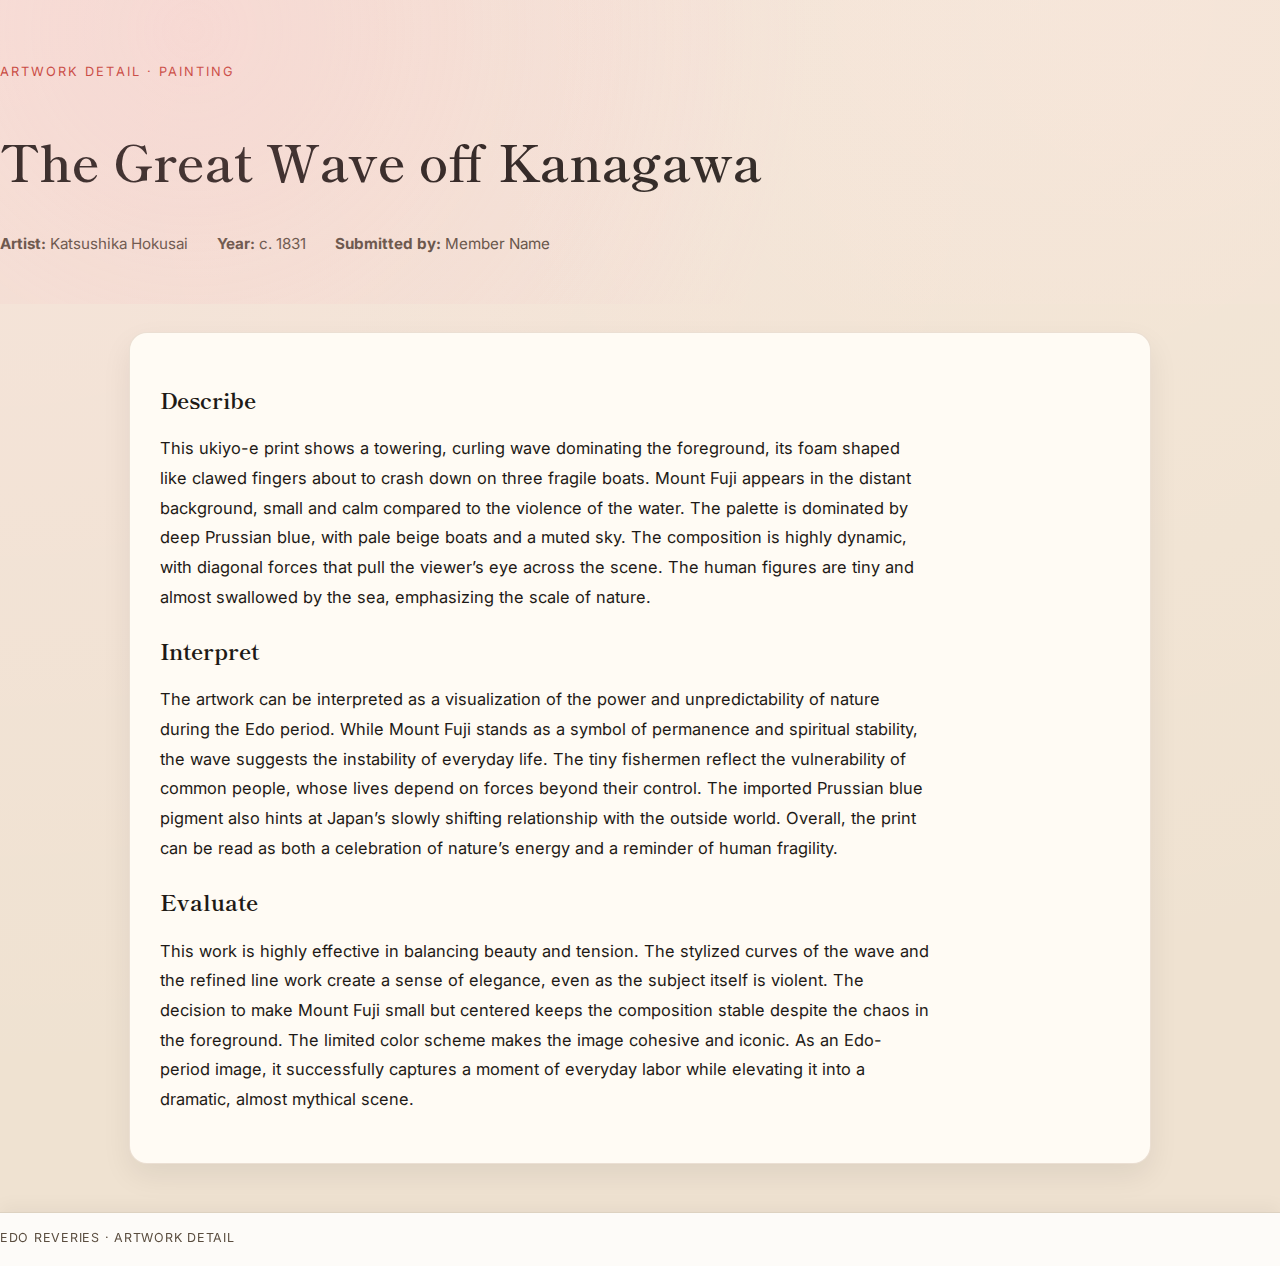
<file: artwork-hokusai.html>
<!DOCTYPE html>
<html lang="en">
<head>
  <meta charset="UTF-8">
  <title>The Great Wave off Kanagawa – Edo Reveries</title>
  <meta name="viewport" content="width=device-width, initial-scale=1">

  <link rel="preconnect" href="https://fonts.googleapis.com">
  <link rel="preconnect" href="https://fonts.gstatic.com" crossorigin>
  <link href="https://fonts.googleapis.com/css2?family=Shippori+Mincho:wght@500;700&family=Inter:wght@300;400;500;600&display=swap" rel="stylesheet">

  <link rel="stylesheet" href="styles.css">
</head>
<body class="detail-page">

  <header class="hero detail-hero">
    <div class="container">
      <div class="top-nav">
        <a href="index.html" class="nav-link">← Back to exhibition</a>
      </div>

      <p class="eyebrow">Artwork Detail · Painting</p>
      <h1>The Great Wave off Kanagawa</h1>

      <div class="detail-meta">
        <p><strong>Artist:</strong> Katsushika Hokusai</p>
        <p><strong>Year:</strong> c. 1831</p>
        <p><strong>Submitted by:</strong> Member Name</p>
      </div>
    </div>
  </header>

  <main>
    <div class="container">

      <!-- Later this could be an <img> from Firebase Storage -->
      <!-- <figure class="artwork-figure">
        <img src="images/hokusai-wave.jpg" alt="The Great Wave off Kanagawa">
        <figcaption>Example caption about the image source.</figcaption>
      </figure> -->

      <article class="card detail-card">
        <div class="artwork-body">
          <section>
            <h2>Describe</h2>
            <p>
              This ukiyo-e print shows a towering, curling wave dominating the foreground, its foam shaped
              like clawed fingers about to crash down on three fragile boats. Mount Fuji appears in the
              distant background, small and calm compared to the violence of the water. The palette is
              dominated by deep Prussian blue, with pale beige boats and a muted sky. The composition is
              highly dynamic, with diagonal forces that pull the viewer’s eye across the scene. The human
              figures are tiny and almost swallowed by the sea, emphasizing the scale of nature.
            </p>
          </section>

          <section>
            <h2>Interpret</h2>
            <p>
              The artwork can be interpreted as a visualization of the power and unpredictability of nature
              during the Edo period. While Mount Fuji stands as a symbol of permanence and spiritual stability,
              the wave suggests the instability of everyday life. The tiny fishermen reflect the vulnerability
              of common people, whose lives depend on forces beyond their control. The imported Prussian blue
              pigment also hints at Japan’s slowly shifting relationship with the outside world. Overall, the
              print can be read as both a celebration of nature’s energy and a reminder of human fragility.
            </p>
          </section>

          <section>
            <h2>Evaluate</h2>
            <p>
              This work is highly effective in balancing beauty and tension. The stylized curves of the wave and
              the refined line work create a sense of elegance, even as the subject itself is violent. The decision
              to make Mount Fuji small but centered keeps the composition stable despite the chaos in the
              foreground. The limited color scheme makes the image cohesive and iconic. As an Edo-period image,
              it successfully captures a moment of everyday labor while elevating it into a dramatic, almost
              mythical scene.
            </p>
          </section>
        </div>
      </article>

    </div>
  </main>

  <footer class="site-footer">
    <div class="container">
      <p>Edo Reveries · Artwork Detail</p>
    </div>
  </footer>

</body>
</html>
</file>
<file: styles.css>
/* ----------------------------------------------------
   Edo Reveries · Hybrid Modern + Traditional Theme
   Bootstrap-friendly · Wide spacing · Text-only cards
---------------------------------------------------- */

/* -------------------- ROOT -------------------- */
:root {
  --bg-body: #EFE2D1;
  --bg-card: #FFFFFF;
  --ink: #1E1A16; 
  --muted: #5A4D3F;

  --accent: #C0372C;                 /* vermilion */
  --accent-soft: rgba(192,55,44,0.16);

  --border-soft: #C8B7A2;
  --shadow-soft: 0 14px 30px rgba(0,0,0,0.12);

  --radius-lg: 20px;
  --radius-md: 12px;

  --anim-fast: .25s;
  --anim-medium: .5s;

  --edo-paper: #FFFBF4;
  --edo-text-main: var(--ink);
  --edo-text-muted: var(--muted);
}

/* -------------------- GLOBAL -------------------- */
html, body {
  margin: 0;
  padding: 0;
}

body {
  background:
    radial-gradient(circle at top left, rgba(255, 230, 230, .45) 0, transparent 60%),
    radial-gradient(circle at 80% 0, rgba(255, 240, 230, .35) 0, transparent 60%),
    var(--bg-body);
  font-family: "Inter", system-ui, -apple-system, BlinkMacSystemFont, sans-serif;
  color: var(--ink);
  font-size: 18px;
  line-height: 1.7;
}

/* utility */
.visually-hidden {
  position: absolute;
  width: 1px;
  height: 1px;
  padding: 0;
  margin: 0;
  border: 0;
  clip: rect(0 0 0 0);
  overflow: hidden;
}

/* -------------------- ANIMATIONS -------------------- */
.fade-in {
  opacity: 0;
  transform: translateY(16px);
  transition:
    opacity var(--anim-medium) ease,
    transform var(--anim-medium) ease;
}

.fade-in.in-view {
  opacity: 1;
  transform: translateY(0);
}

/* -------------------- HERO -------------------- */
.hero {
  padding: 3rem 0 2.5rem;
  position: relative;
  overflow: hidden;
}

.hero::before {
  content: "";
  position: absolute;
  inset: 0;
  background-image:
    radial-gradient(circle at 15% 10%, rgba(255,182,193,0.28) 0, transparent 55%),
    radial-gradient(circle at 90% 0%, rgba(255,228,225,0.30) 0, transparent 60%);
  opacity: .8;
  pointer-events: none;
}

.hero-inner {
  position: relative;
  z-index: 1;
}

.hero h1 {
  font-family: "Shippori Mincho", "Times New Roman", serif;
  font-size: clamp(2.4rem, 4vw, 3.1rem);
  font-weight: 600;
  margin-bottom: .75rem;
}

.eyebrow {
  text-transform: uppercase;
  letter-spacing: .16em;
  font-size: .8rem;
  color: var(--accent);
}

.hero-text {
  max-width: 720px;
  color: var(--muted);
  font-size: 1.05rem;
}

.members {
  font-size: .95rem;
  color: var(--muted);
  margin-top: .5rem;
}

.members span {
  color: var(--accent);
}

/* -------------------- TOP NAV -------------------- */
.top-nav {
  font-size: .85rem;
  color: var(--muted);
}

.nav-left-label {
  letter-spacing: .16em;
  font-size: .75rem;
  text-transform: uppercase;
}

.nav-link {
  color: var(--accent);
  text-decoration: none;
  font-weight: 500;
  display: none;
}

.nav-link:hover {
  text-decoration: underline;
}

/* -------- Project intro block -------- */
.project-intro {
  max-width: 780px;
  margin: 2.4rem auto 1.8rem;
  padding: 0; /* container controlled by children */
}

/* Toggle header */
.intro-toggle {
  width: 100%;
  background: var(--edo-paper);
  border: 1px solid rgba(145, 100, 61, 0.18);
  border-radius: 18px;
  padding: 1rem 1.3rem;
  font-size: 1.25rem;
  font-family: "Shippori Mincho", serif;
  text-align: left;
  display: flex;
  justify-content: space-between;
  align-items: center;
  cursor: pointer;
  box-shadow: 0 10px 24px rgba(0,0,0,0.06);
  transition: background 0.25s ease, transform 0.15s ease;
}

.intro-toggle:hover {
  background: #fff8f1;
  transform: translateY(-2px);
}

.chevron {
  transition: transform 0.3s ease;
}

/* Collapsible area */
.intro-content {
  overflow: hidden;
  max-height: 0;
  opacity: 0;
  padding: 0 1.3rem;
  transition: max-height 0.4s ease, opacity 0.35s ease;
  background: var(--edo-paper);
  border: 1px solid rgba(145,100,61,0.12);
  border-top: none;
  border-radius: 0 0 18px 18px;
}

.intro-content.open {
  max-height: 1000px; /* enough for 2 paragraphs */
  opacity: 1;
  padding: 1.3rem 1.3rem 1.6rem;
}

/* Text */
.project-intro-text {
  font-size: 1.1rem;
  line-height: 1.8;
  color: var(--edo-text-muted);
  margin-bottom: 1.2rem;
}

.intro-toggle.active .chevron {
  transform: rotate(-180deg);
}

/* tighten spacing on smaller screens */
@media (max-width: 768px) {
  .project-intro {
    margin: 1.8rem auto 1.4rem;
    padding: 1.3rem 1.2rem 1.5rem;
  }
}

/* -------------------- FILTERS -------------------- */
.filters {
  margin-top: 2rem;
  margin-bottom: .75rem;
}

.filter-buttons {
  display: inline-flex;
  gap: .25rem;
  padding: .3rem;
  border-radius: 999px;
  background: rgba(255,255,255,0.8);
  border: 1px solid var(--border-soft);
  box-shadow: 0 8px 18px rgba(0,0,0,0.06);
}

.filter-btn {
  border: none;
  background: transparent;
  border-radius: 999px;
  padding: .4rem 1.1rem;
  font-size: .9rem;
  cursor: pointer;
  color: var(--muted);
  transition: background var(--anim-fast), color var(--anim-fast), transform var(--anim-fast);
}

.filter-btn.active {
  background: var(--accent-soft);
  color: var(--accent);
  transform: translateY(-1px);
}

/* -------------------- SECTION TITLE -------------------- */
.section-title {
  font-family: "Shippori Mincho", "Times New Roman", serif;
  font-size: 1.5rem;
  margin-bottom: .3rem;
  display: inline-flex;
  align-items: center;
  gap: .35rem;
}

.section-title::before {
  content: "〰";
  font-size: 1.2rem;
  transform: translateY(-2px);
}

.section-subtext {
  font-size: .95rem;
  color: var(--muted);
}

/* -------------------- GALLERY ROW -------------------- */
.gallery-row {
  margin-top: 1.5rem;
  margin-bottom: 2.8rem;
}

/* -------------------- ART CARDS (Card A style) -------------------- */
.art-card {
  background: var(--bg-card);
  border-radius: var(--radius-lg);
  border: 1px solid var(--border-soft);
  box-shadow: var(--shadow-soft);
  padding: 1.3rem 1.4rem;
  display: grid;
  grid-template-columns: minmax(0, 160px) minmax(0, 1fr);
  gap: 1.1rem;
  position: relative;
  overflow: hidden;
  transition: transform .18s ease, box-shadow .18s ease, border-color .18s ease;
  cursor: pointer;
}

.art-card-image {
  border-radius: 16px;
  overflow: hidden;
  background: #f3e7d8;
  align-self: stretch;
}

.art-card-image img {
  width: 100%;
  height: 100%;
  object-fit: cover;
  transform: scale(1.02);
  transition: transform .3s ease;
}

.art-card:hover .art-card-image img {
  transform: scale(1.06);
}

/* subtle vertical strip on the left */
.art-card::before {
  content: "";
  position: absolute;
  left: 0;
  top: 14px;
  bottom: 14px;
  width: 5px;
  border-radius: 0 999px 999px 0;
  background: linear-gradient(to bottom, #E1D3C1, #C6B59F);
  opacity: .9;
}

.art-card:hover {
  transform: translateY(-4px);
  box-shadow: 0 18px 34px rgba(0,0,0,0.18);
  border-color: #b79f84; /* slightly darker border for contrast */
}

.art-card-body {
  display: flex;
  flex-direction: column;
  justify-content: space-between;
  gap: 0.55rem;
}

/* header area */
.art-card-header {
  padding-left: .3rem; /* avoid overlapping the strip */
}

/* type pill */
.art-type-pill {
  display: inline-flex;
  align-items: center;
  font-size: .7rem;
  text-transform: uppercase;
  letter-spacing: .12em;
  padding: .28rem .7rem;
  border-radius: 999px;
  background: #EFE1D0;
  color: #5C4B3B;
  margin-bottom: .35rem;
}

.art-type-pill[data-type="painting"] {
  background: rgba(29, 53, 87, 0.12);
}

.art-type-pill[data-type="sculpture"] {
  background: rgba(216, 162, 74, 0.16);
}

.art-type-pill[data-type="architecture"] {
  background: rgba(192, 71, 61, 0.14);
}

.art-title {
  font-family: "Shippori Mincho", "Times New Roman", serif;
  font-size: 1.25rem;
  margin: 0;
}

.art-meta {
  font-size: .95rem;
  color: var(--muted);
}

.art-member {
  font-size: .9rem;
  color: #8C7A64;
  margin-top: .2rem;
}

/* snippet + link */
.card-snippet {
  margin: .4rem 0 .25rem;
  font-size: .95rem;
}

.text-link {
  font-size: .92rem;
  color: var(--accent);
  text-decoration: none;
  font-weight: 500;
}

.text-link:hover {
  text-decoration: underline;
}

/* -------------------- DETAIL PAGE -------------------- */
body.detail-page {
  background:
    radial-gradient(circle at top left, rgba(255, 230, 230, .45) 0, transparent 60%),
    radial-gradient(circle at 80% 0, rgba(255, 240, 230, .35) 0, transparent 60%),
    var(--bg-body) !important;
}

.detail-hero {
  padding-bottom: 2rem;
}

.detail-page .hero h1 {
  font-size: clamp(2.5rem, 4.3vw, 3.2rem);
}

.detail-meta {
  display: flex;
  flex-wrap: wrap;
  gap: .6rem 1.8rem;
  font-size: .95rem;
  color: var(--muted);
  margin-top: .6rem;
}

.detail-card {
  margin-top: 2.2rem;
}

.artwork-body {
  max-width: 70ch;
}

.artwork-body h2 {
  font-family: "Shippori Mincho", "Times New Roman", serif;
  font-size: 1.4rem;
  margin-bottom: .35rem;
}

.artwork-body p {
  font-size: 1.03rem;
  line-height: 1.8;
}

/* artwork image */
.artwork-figure {
  margin: 1.8rem auto 0;
  max-width: 720px;
  text-align: center;
}

.artwork-figure img {
  width: 100%;
  border-radius: var(--radius-md);
  border: 1px solid var(--border-soft);
  box-shadow: 0 10px 26px rgba(0,0,0,0.15);
}

/* -------------------- SUBMIT PAGE -------------------- */
form label {
  font-size: .9rem;
  color: #7B6A58;
  font-weight: 500;
}

input[type="text"],
input[type="password"],
input[type="file"],
select,
textarea {
  border-radius: var(--radius-md) !important;
  border: 1px solid var(--border-soft) !important;
  font-size: .95rem;
  padding: .6rem .8rem;
}

input:focus,
select:focus,
textarea:focus {
  border-color: var(--accent) !important;
  box-shadow: 0 0 0 3px rgba(192,71,61,0.18) !important;
  outline: none;
}

/* main CTA buttons */
.primary-btn,
button.primary-btn {
  background: linear-gradient(135deg, #D8A24A, #C88737);
  border: none;
  color: #3D250A;
  padding: .65rem 1.5rem;
  border-radius: 999px;
  font-size: .98rem;
  font-weight: 600;
  cursor: pointer;
  transition: transform var(--anim-fast), box-shadow var(--anim-fast), filter var(--anim-fast);
}

.primary-btn:hover {
  filter: brightness(1.05);
  transform: translateY(-1px);
  box-shadow: 0 12px 22px rgba(0,0,0,0.15);
}

.form-status {
  font-size: .88rem;
  color: var(--muted);
}

/* ------------------------------
   Submission portal cards & forms
   (submit.html)
   ------------------------------ */

.card {
  max-width: 960px;
  margin: 1.75rem auto 2.4rem;
  padding: 1.75rem 1.9rem 2rem;
  border-radius: 18px;
  background: var(--edo-paper);
  border: 1px solid rgba(145, 100, 61, 0.18);
  box-shadow: 0 12px 30px rgba(0, 0, 0, 0.07);
}

/* header row inside each card */
.section-header {
  display: flex;
  align-items: flex-start;
  justify-content: space-between;
  gap: 1.25rem;
  margin-bottom: 1.1rem;
}

.section-header h2 {
  font-family: "Shippori Mincho", "Times New Roman", serif;
  font-size: 1.3rem;
  margin: 0;
}

.section-subtext {
  font-size: 0.9rem;
  color: var(--edo-text-muted);
  margin: 0.25rem 0 0;
}

/* pill labels (Members only / Admin tools) */
.badge {
  align-self: flex-start;
  font-size: 0.72rem;
  letter-spacing: 0.14em;
  text-transform: uppercase;
  padding: 0.35rem 0.9rem;
  border-radius: 999px;
  background: rgba(192, 71, 61, 0.10);
  color: #b04432;
  border: 1px solid rgba(192, 71, 61, 0.30);
}

/* grid for top row of fields */
.form-grid {
  display: grid;
  grid-template-columns: repeat(auto-fit, minmax(220px, 1fr));
  gap: 1rem 1.35rem;
  margin-bottom: 0.8rem;
}

.form-group {
  margin-bottom: 0.95rem;
}

.form-group label {
  display: block;
  margin-bottom: 0.25rem;
  font-size: 0.86rem;
  color: #7c6551;
}

/* inputs / selects / textareas */
input[type="text"],
input[type="password"],
select,
textarea,
input[type="file"] {
  width: 100%;
  padding: 0.6rem 0.7rem;
  border-radius: 10px;
  border: 1px solid rgba(145, 100, 61, 0.28);
  background: #ffffff;
  font: 0.92rem/1.45 "Inter", system-ui, -apple-system, BlinkMacSystemFont, sans-serif;
  color: var(--edo-text-main);
  outline: none;
  transition: border-color 0.15s ease, box-shadow 0.15s ease, background-color 0.15s ease;
}

input::placeholder,
textarea::placeholder {
  color: rgba(145, 100, 61, 0.6);
}

input:focus,
select:focus,
textarea:focus {
  border-color: #c0473d;
  box-shadow: 0 0 0 2px rgba(192, 71, 61, 0.16);
  background-color: #fffcf7;
}

textarea {
  resize: vertical;
  min-height: 90px;
}

/* bottom row in cards: button + status text */
.form-footer {
  display: flex;
  flex-wrap: wrap;
  align-items: center;
  gap: 0.7rem 1.5rem;
  margin-top: 0.4rem;
}

.form-status {
  font-size: 0.86rem;
  color: var(--edo-text-muted);
}

/* primary golden button */
.primary-btn {
  border: none;
  border-radius: 999px;
  padding: 0.6rem 1.5rem;
  font-size: 0.9rem;
  font-weight: 500;
  cursor: pointer;
  background: linear-gradient(135deg, #e2b15a, #c78734);
  color: #3c2408;
  box-shadow: 0 10px 20px rgba(208, 158, 76, 0.38);
  transition: transform 0.12s ease, box-shadow 0.12s ease, filter 0.12s ease;
}

.primary-btn:hover {
  transform: translateY(-1px);
  filter: brightness(1.03);
}

.primary-btn:active {
  transform: translateY(1px) scale(0.99);
  box-shadow: 0 5px 14px rgba(208, 158, 76, 0.45);
}

/* phone tweaks */
@media (max-width: 720px) {
  .card {
    margin: 1.25rem auto 2rem;
    padding: 1.35rem 1.1rem 1.5rem;
  }

  .section-header {
    flex-direction: column;
    align-items: flex-start;
  }
}

/* hidden utility */
.hidden {
  display: none !important;
}

/* -------------------- FOOTER -------------------- */
.site-footer {
  margin-top: 3rem;
  padding: 0.9rem 0 1.1rem;
  font-size: 0.9rem;
  color: var(--muted);

  /* subtle “paper edge” instead of big gradient */
  background: rgba(255, 255, 255, 0.85);
  border-top: 1px solid rgba(213, 199, 179, 0.8);
  box-shadow: 0 -6px 18px rgba(0, 0, 0, 0.04);

  backdrop-filter: blur(6px);        /* soft glassy feel */
}

/* optional: tighten the paragraph inside */
.site-footer p {
  margin: 0;
  letter-spacing: 0.06em;
  text-transform: uppercase;
  font-size: 0.78rem;
}


/* -------------------- RESPONSIVE -------------------- */
@media (max-width: 768px) {
  .art-card {
    grid-template-columns: minmax(0, 1fr);
  }

  .art-card-image {
    max-height: 220px;
  }
}
</file>
